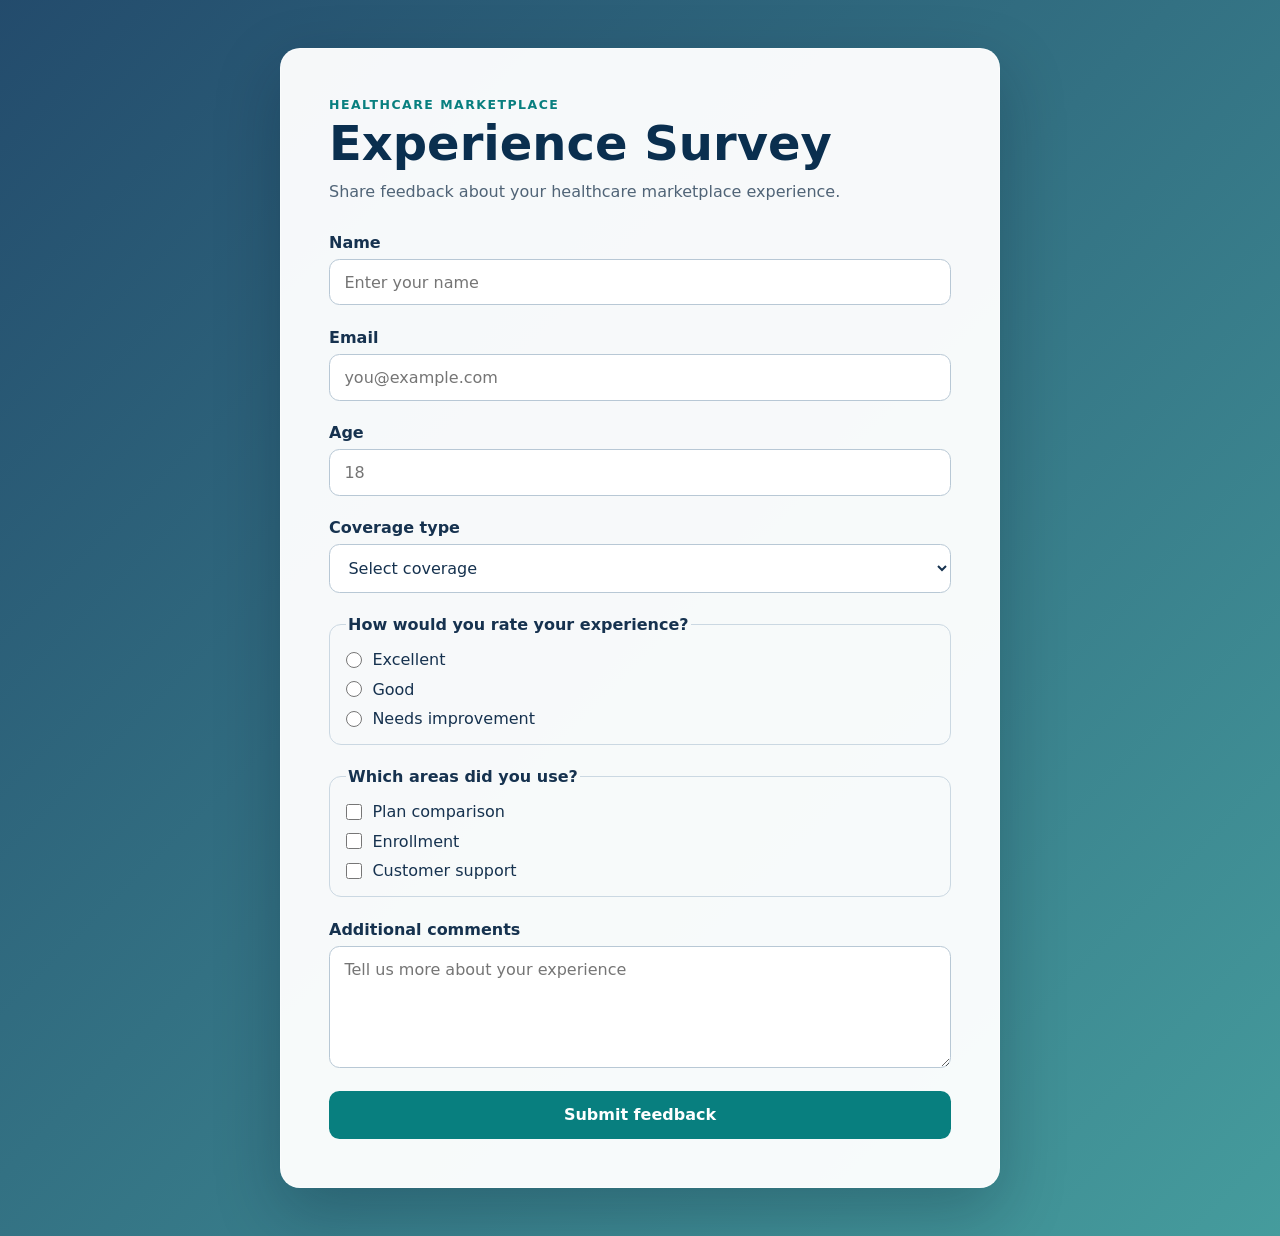
<file: index.html>
<!doctype html>
<html lang="en">
<head>
  <meta charset="utf-8">
  <meta name="viewport" content="width=device-width, initial-scale=1">
  <meta name="description" content="Healthcare marketplace experience survey">
  <title>Marketplace Experience Survey</title>
  <link rel="stylesheet" href="styles.css">
</head>
<body>
  <main class="page-shell">
    <section class="survey-card" aria-labelledby="title">
      <header>
        <p class="eyebrow">Healthcare Marketplace</p>
        <h1 id="title">Experience Survey</h1>
        <p id="description">Share feedback about your healthcare marketplace experience.</p>
      </header>

      <form id="survey-form">
        <div class="field">
          <label id="name-label" for="name">Name</label>
          <input id="name" name="name" type="text" autocomplete="name" placeholder="Enter your name" required>
        </div>

        <div class="field">
          <label id="email-label" for="email">Email</label>
          <input id="email" name="email" type="email" autocomplete="email" placeholder="you@example.com" required>
        </div>

        <div class="field">
          <label id="number-label" for="number">Age</label>
          <input id="number" name="age" type="number" min="18" max="120" placeholder="18">
        </div>

        <div class="field">
          <label for="dropdown">Coverage type</label>
          <select id="dropdown" name="coverage" required>
            <option value="" disabled selected>Select coverage</option>
            <option value="marketplace">Marketplace plan</option>
            <option value="medicaid">Medicaid</option>
            <option value="medicare">Medicare</option>
            <option value="employer">Employer coverage</option>
            <option value="other">Other</option>
          </select>
        </div>

        <fieldset>
          <legend>How would you rate your experience?</legend>
          <label class="choice"><input name="rating" type="radio" value="excellent" required> Excellent</label>
          <label class="choice"><input name="rating" type="radio" value="good"> Good</label>
          <label class="choice"><input name="rating" type="radio" value="needs-improvement"> Needs improvement</label>
        </fieldset>

        <fieldset>
          <legend>Which areas did you use?</legend>
          <label class="choice"><input name="services" type="checkbox" value="plan-comparison"> Plan comparison</label>
          <label class="choice"><input name="services" type="checkbox" value="enrollment"> Enrollment</label>
          <label class="choice"><input name="services" type="checkbox" value="support"> Customer support</label>
        </fieldset>

        <div class="field">
          <label for="comments">Additional comments</label>
          <textarea id="comments" name="comments" rows="5" placeholder="Tell us more about your experience"></textarea>
        </div>

        <button id="submit" type="submit">Submit feedback</button>
      </form>
    </section>
  </main>
</body>
</html>
</file>
<file: styles.css>
:root {
  color-scheme: light;
  font-family: Inter, ui-sans-serif, system-ui, -apple-system, BlinkMacSystemFont, "Segoe UI", sans-serif;
  background: #eef4f8;
  color: #16324f;
}

* {
  box-sizing: border-box;
}

body {
  min-height: 100vh;
  margin: 0;
  background:
    linear-gradient(135deg, rgba(7, 52, 89, 0.88), rgba(16, 128, 128, 0.76)),
    url("https://www.bcbs.com/sites/default/files/styles/responsive_7_3_1200w/public/2023-10/Hospitals_hero.png.webp?itok=fkgGmJcl") center / cover fixed;
}

.page-shell {
  display: grid;
  min-height: 100vh;
  place-items: center;
  padding: 3rem 1rem;
}

.survey-card {
  width: min(100%, 720px);
  padding: clamp(1.5rem, 5vw, 3rem);
  border: 1px solid rgba(255, 255, 255, 0.55);
  border-radius: 1.25rem;
  background: rgba(255, 255, 255, 0.96);
  box-shadow: 0 1.5rem 4rem rgba(0, 20, 40, 0.25);
}

header {
  margin-bottom: 2rem;
}

.eyebrow {
  margin: 0 0 0.4rem;
  color: #087f7f;
  font-size: 0.78rem;
  font-weight: 800;
  letter-spacing: 0.12em;
  text-transform: uppercase;
}

h1 {
  margin: 0;
  color: #0a2f4f;
  font-size: clamp(2rem, 6vw, 3rem);
  line-height: 1.05;
}

#description {
  margin: 0.8rem 0 0;
  color: #506477;
}

form {
  display: grid;
  gap: 1.4rem;
}

.field {
  display: grid;
  gap: 0.45rem;
}

label,
legend {
  font-weight: 700;
}

input,
select,
textarea,
button {
  width: 100%;
  border-radius: 0.65rem;
  font: inherit;
}

input,
select,
textarea {
  border: 1px solid #b8c8d5;
  padding: 0.8rem 0.9rem;
  background: #fff;
  color: #16324f;
}

input:focus,
select:focus,
textarea:focus {
  outline: 3px solid rgba(0, 145, 145, 0.22);
  border-color: #008f8f;
}

fieldset {
  display: grid;
  gap: 0.65rem;
  margin: 0;
  padding: 1rem;
  border: 1px solid #cbd8e2;
  border-radius: 0.75rem;
}

.choice {
  display: flex;
  align-items: center;
  gap: 0.65rem;
  font-weight: 500;
}

.choice input {
  width: 1rem;
  height: 1rem;
  margin: 0;
  accent-color: #087f7f;
}

button {
  border: 0;
  padding: 0.9rem 1.2rem;
  background: #087f7f;
  color: #fff;
  font-weight: 800;
  cursor: pointer;
}

button:hover {
  background: #056969;
}

@media (max-width: 520px) {
  .page-shell {
    padding: 1rem;
  }

  .survey-card {
    border-radius: 0.9rem;
  }
}
</file>
